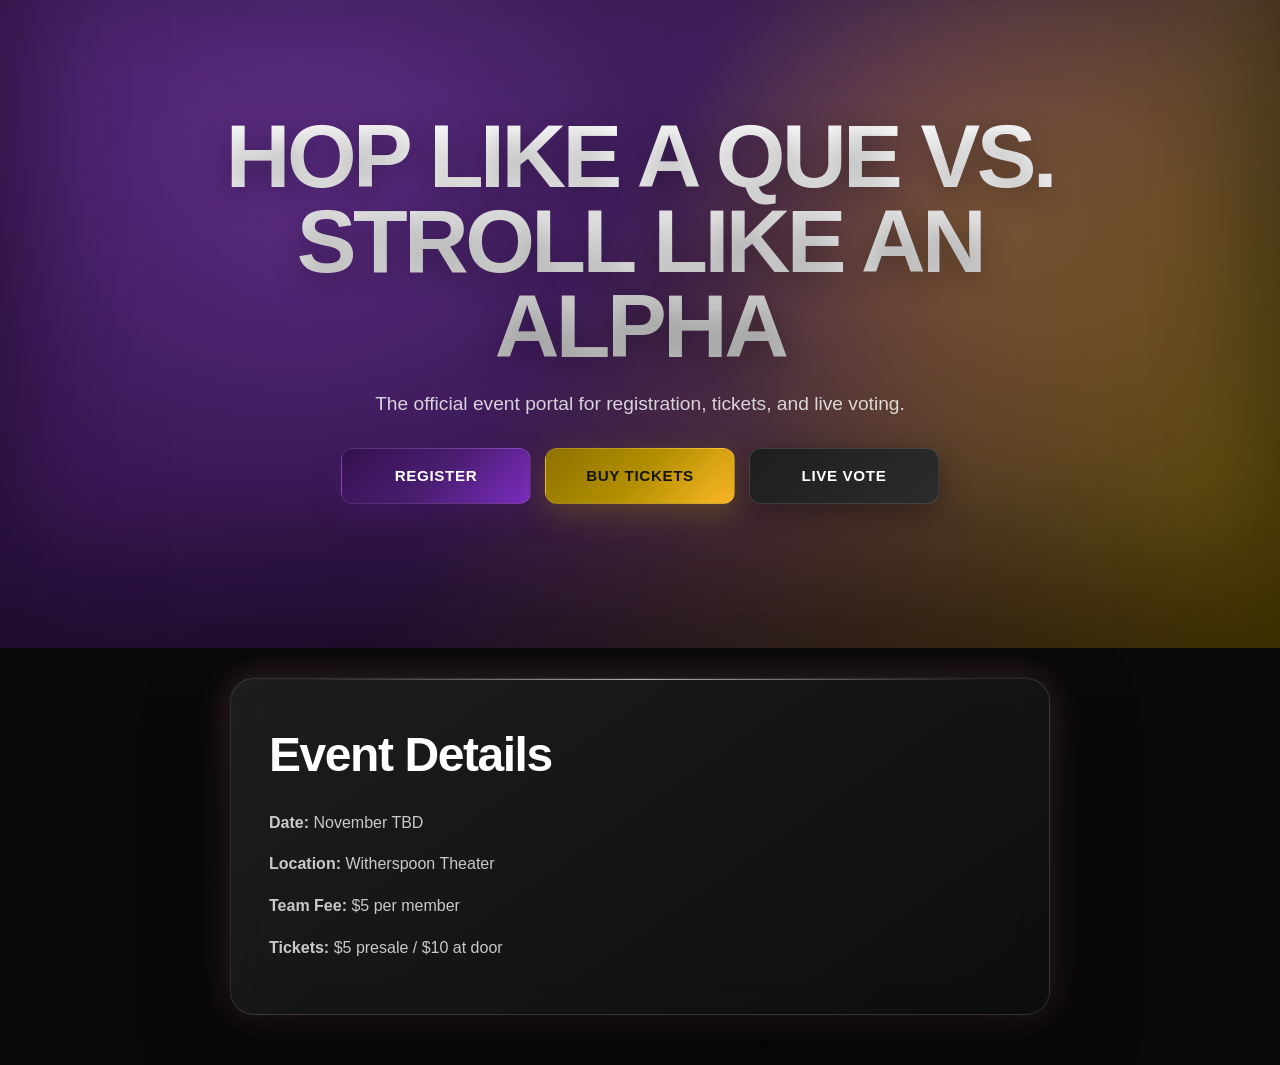
<file: index.html>
<!DOCTYPE html>
<html lang="en">
<head>
  <meta charset="UTF-8" />
  <meta name="viewport" content="width=device-width, initial-scale=1.0" />
  <meta name="description" content="Official portal for Hop Like a Que vs. Stroll Like an Alpha event registration, tickets, and live voting." />
  <title>Hop vs Stroll Portal</title>
  <link rel="stylesheet" href="style.css" />
</head>

<body>
  <header class="hero">
    <h1>Hop Like a Que vs. Stroll Like an Alpha</h1>

    <p>
      The official event portal for registration, tickets, and live voting.
    </p>

    <div class="buttons">
      <a class="register-btn" href="register.html">
        <span>Register</span>
      </a>

      <a class="ticket-btn" href="tickets.html">
        <span>Buy Tickets</span>
      </a>

      <a class="vote-btn" href="vote.html">
        <span>Live Vote</span>
      </a>
    </div>
  </header>

  <main>
    <section class="card">
      <h2 class="section-title">Event Details</h2>

      <p>
        <strong>Date:</strong> November TBD
      </p>

      <p>
        <strong>Location:</strong> Witherspoon Theater
      </p>

      <p>
        <strong>Team Fee:</strong> $5 per member
      </p>

      <p>
        <strong>Tickets:</strong> $5 presale / $10 at door
      </p>
    </section>
  </main>
</body>
</html>
</file>
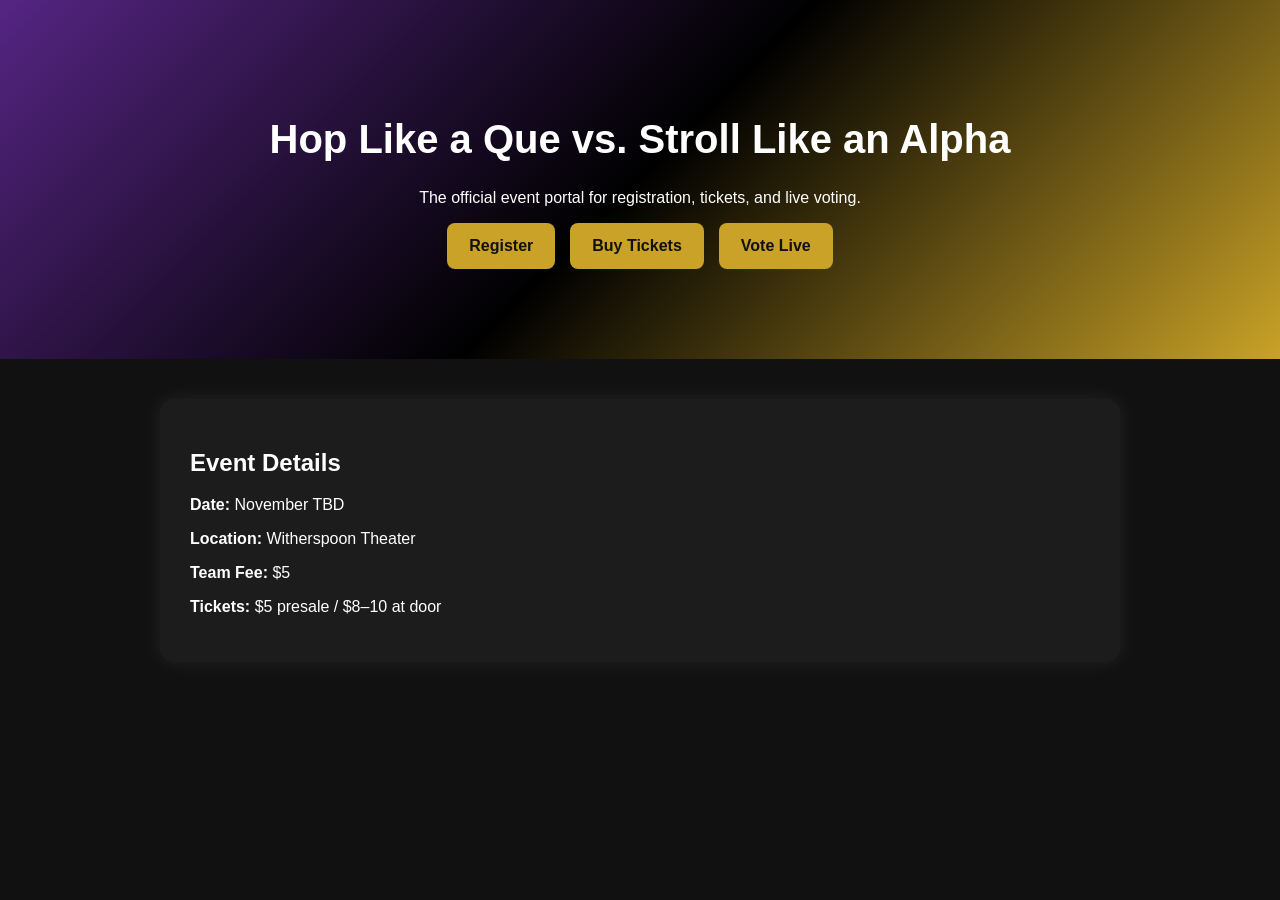
<file: hop-vs-stroll-portal/index.html>
<!DOCTYPE html>
<html lang="en">
<head>
  <meta charset="UTF-8" />
  <meta name="viewport" content="width=device-width, initial-scale=1.0" />
  <title>Hop vs Stroll Portal</title>
  <link rel="stylesheet" href="style.css" />
</head>
<body>
  <header class="hero">
    <h1>Hop Like a Que vs. Stroll Like an Alpha</h1>
    <p>The official event portal for registration, tickets, and live voting.</p>
    <div class="buttons">
      <a href="register.html"><span>Register</span></a>
      <a href="tickets.html"><span>Buy Tickets</span></a>
      <a href="vote.html"><span>Vote Live</span></a>
    </div>
  </header>

  <section class="card">
    <h2>Event Details</h2>
    <p><strong>Date:</strong> November TBD</p>
    <p><strong>Location:</strong> Witherspoon Theater</p>
    <p><strong>Team Fee:</strong> $5</p>
    <p><strong>Tickets:</strong> $5 presale / $8–10 at door</p>
  </section>
</body>
</html>
</file>
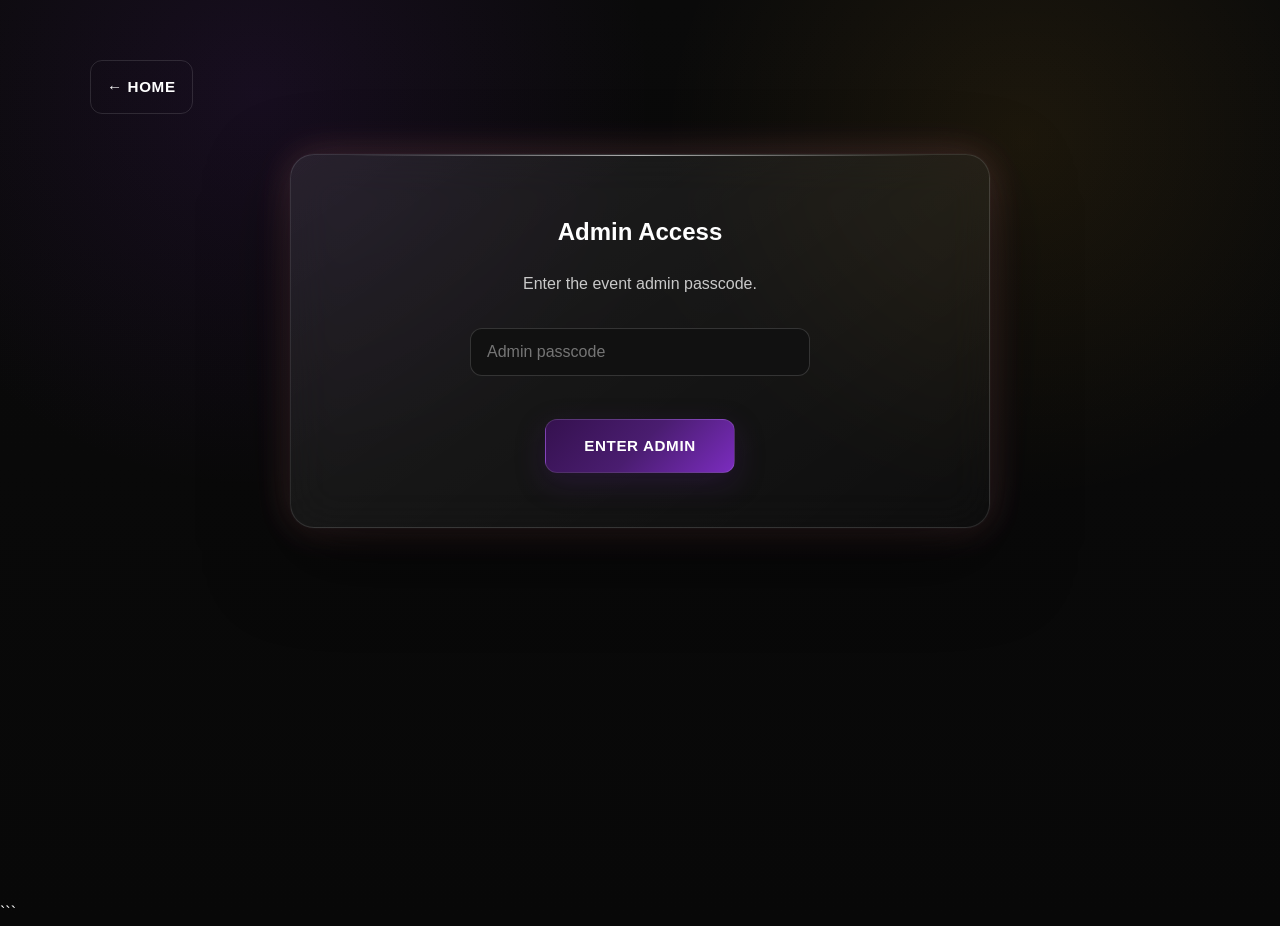
<file: admin.html>
<!DOCTYPE html>
<html lang="en">
<head>
  <meta charset="UTF-8" />
  <meta name="viewport" content="width=device-width, initial-scale=1.0" />
  <title>Admin Controls | Hop vs Stroll</title>
  <link rel="stylesheet" href="style.css" />

  <style>
    .admin-page {
      min-height: 100vh;
      padding: 40px 20px;
    }

    .admin-card {
      width: min(92%, 700px);
      margin: 40px auto;
    }

    .admin-status {
      display: grid;
      gap: 20px;
      margin-top: 30px;
    }

    .control-panel {
      padding: 22px;
      background: rgba(255, 255, 255, 0.04);
      border: 1px solid rgba(255, 255, 255, 0.1);
      border-radius: 16px;
    }

    .status-line {
      display: flex;
      justify-content: space-between;
      align-items: center;
      gap: 15px;
      margin-bottom: 18px;
    }

    .status {
      font-weight: 900;
      letter-spacing: 0.05em;
    }

    .status.open {
      color: #70e69b;
    }

    .status.closed {
      color: #ff6b6b;
    }

    .admin-buttons {
      display: flex;
      flex-wrap: wrap;
      gap: 12px;
    }

    .admin-buttons button {
      width: auto;
      min-width: 160px;
    }

    .danger-btn {
      background: linear-gradient(135deg, #6d1212, #a51d1d);
    }

    .success-btn {
      background: linear-gradient(135deg, #174d2c, #218c4d);
    }

    #loginScreen {
      text-align: center;
    }

    #adminControls {
      display: none;
    }

    .password-input {
      width: 100%;
      max-width: 340px;
      padding: 14px 16px;
      margin: 15px 0;

      border-radius: 12px;
      border: 1px solid rgba(255, 255, 255, 0.15);

      background: #111;
      color: #fff;

      font-size: 1rem;
    }

    .password-input:focus {
      outline: 2px solid var(--alpha-gold-bright);
      outline-offset: 2px;
    }

    #loginMessage,
    #adminMessage {
      margin-top: 16px;
      color: var(--text-secondary);
    }
  </style>
</head>

<body>

  <div class="admin-page">

    <nav>
      <a href="index.html">
        <span>← Home</span>
      </a>
    </nav>

    <main class="card admin-card">

      <!-- PASSCODE SCREEN -->
      <section id="loginScreen">

        <h1>Admin Access</h1>

        <p>
          Enter the event admin passcode.
        </p>

        <input
          id="passwordInput"
          class="password-input"
          type="password"
          placeholder="Admin passcode"
          autocomplete="off"
        />

        <div class="buttons">
          <button
            class="register-btn"
            onclick="checkPassword()"
          >
            <span>Enter Admin</span>
          </button>
        </div>

        <p id="loginMessage"></p>

      </section>


      <!-- ADMIN CONTROLS -->
      <section id="adminControls">

        <h1>Event Controls</h1>

        <p>
          Control live voting and ticket availability.
        </p>


        <div class="admin-status">

          <!-- VOTING -->
          <div class="control-panel">

            <div class="status-line">
              <div>
                <strong>Audience Voting</strong>
              </div>

              <span
                id="votingStatus"
                class="status"
              >
                CHECKING...
              </span>
            </div>

            <div class="admin-buttons">

              <button
                class="danger-btn"
                onclick="setVoting(false)"
              >
                <span>Lock Voting</span>
              </button>

              <button
                class="success-btn"
                onclick="setVoting(true)"
              >
                <span>Unlock Voting</span>
              </button>
             <button class="danger-btn" onclick="resetLiveVotes()">
          <span>Reset Live Votes</span>
          </button>
            </div>

          </div>


          <!-- TICKETS -->
          <div class="control-panel">

            <div class="status-line">
              <div>
                <strong>Ticket Sales</strong>
              </div>

              <span
                id="ticketStatus"
                class="status"
              >
                CHECKING...
              </span>
            </div>

            <div class="admin-buttons">

              <button
                class="danger-btn"
                onclick="setTickets(false)"
              >
                <span>Lock Tickets</span>
              </button>

              <button
                class="success-btn"
                onclick="setTickets(true)"
              >
                <span>Unlock Tickets</span>
              </button>

            </div>

          </div>

        </div>

        <p id="adminMessage"></p>

      </section>

    </main>

  </div>


  <script>

    /*
     * Change this to whatever passcode
     * you want to use.
     */
    const ADMIN_PASSWORD = "AlphaQue2026";


    /*
     * We will replace this with your
     * Google Apps Script URL.
     */
    const CONTROL_API_URL =
      "https://script.google.com/macros/s/AKfycbyYicE7emly5EnrJzWaYIEL2A--CyO3lnQBX6h3Ax4s52wzLYTvyHmy8dr-Kr59sAAZ/exec";


    function checkPassword() {

      const enteredPassword =
        document
          .getElementById("passwordInput")
          .value;

      const loginMessage =
        document.getElementById(
          "loginMessage"
        );


      if (
        enteredPassword ===
        ADMIN_PASSWORD
      ) {

        document.getElementById(
          "loginScreen"
        ).style.display =
          "none";


        document.getElementById(
          "adminControls"
        ).style.display =
          "block";


        loadStatus();

      } else {

        loginMessage.textContent =
          "Incorrect passcode.";

      }

    }


    /*
     * Allow Enter key to submit password.
     */

    document
      .getElementById("passwordInput")
      .addEventListener(
        "keydown",
        function(event) {

          if (
            event.key === "Enter"
          ) {
            checkPassword();
          }

        }
      );


    /*
     * LOAD CURRENT EVENT STATUS
     */

    async function loadStatus() {

      try {

        const response =
          await fetch(
            CONTROL_API_URL +
            "?action=status&t=" +
            Date.now()
          );


        const data =
          await response.json();


        updateStatusDisplay(
          data.votingOpen,
          data.ticketsOpen
        );


      } catch (error) {

        console.error(error);

        document.getElementById(
          "adminMessage"
        ).textContent =
          "Unable to connect to event controls.";

      }

    }


    /*
     * LOCK / UNLOCK VOTING
     */

    async function setVoting(isOpen) {

      setMessage(
        isOpen
          ? "Opening voting..."
          : "Locking voting..."
      );


      try {

        const response =
          await fetch(
            CONTROL_API_URL +
            "?action=setVoting" +
            "&open=" +
            isOpen +
            "&t=" +
            Date.now()
          );


        const data =
          await response.json();


        updateStatusDisplay(
          data.votingOpen,
          data.ticketsOpen
        );


        setMessage(
          isOpen
            ? "Voting is now OPEN."
            : "Voting is now LOCKED."
        );


      } catch (error) {

        console.error(error);

        setMessage(
          "Unable to update voting."
        );

      }

    }


    /*
     * LOCK / UNLOCK TICKETS
     */

    async function setTickets(isOpen) {

      setMessage(
        isOpen
          ? "Opening ticket sales..."
          : "Locking ticket sales..."
      );


      try {

        const response =
          await fetch(
            CONTROL_API_URL +
            "?action=setTickets" +
            "&open=" +
            isOpen +
            "&t=" +
            Date.now()
          );


        const data =
          await response.json();


        updateStatusDisplay(
          data.votingOpen,
          data.ticketsOpen
        );


        setMessage(
          isOpen
            ? "Ticket sales are now OPEN."
            : "Ticket sales are now LOCKED."
        );


      } catch (error) {

        console.error(error);

        setMessage(
          "Unable to update ticket sales."
        );

      }

    }


    /*
     * UPDATE SCREEN
     */

    function updateStatusDisplay(
      votingOpen,
      ticketsOpen
    ) {

      const votingStatus =
        document.getElementById(
          "votingStatus"
        );

      const ticketStatus =
        document.getElementById(
          "ticketStatus"
        );


      votingStatus.textContent =
        votingOpen
          ? "OPEN"
          : "LOCKED";


      votingStatus.className =
        votingOpen
          ? "status open"
          : "status closed";


      ticketStatus.textContent =
        ticketsOpen
          ? "OPEN"
          : "LOCKED";


      ticketStatus.className =
        ticketsOpen
          ? "status open"
          : "status closed";

    }


    function setMessage(message) {

      document.getElementById(
        "adminMessage"
      ).textContent =
        message;

    }
    async function resetLiveVotes() {

  const confirmed =
    confirm(
      "Reset the live scoreboard to 0–0?\n\n" +
      "Google Form responses will NOT be deleted."
    );

  if (!confirmed) {
    return;
  }

  try {

    setMessage(
      "Resetting live scoreboard..."
    );

    const response =
      await fetch(
        CONTROL_API_URL +
        "?action=resetVotes&t=" +
        Date.now(),
        {
          cache: "no-store"
        }
      );

    const data =
      await response.json();

    if (!data.success) {
      throw new Error(
        data.error ||
        "Reset failed."
      );
    }

    setMessage(
      "Live scoreboard reset to 0–0."
    );

  }

  catch (error) {

    console.error(
      "Reset error:",
      error
    );

    setMessage(
      "Unable to reset live scoreboard."
    );

  }
}

  </script>

</body>
</html>
```
</file>
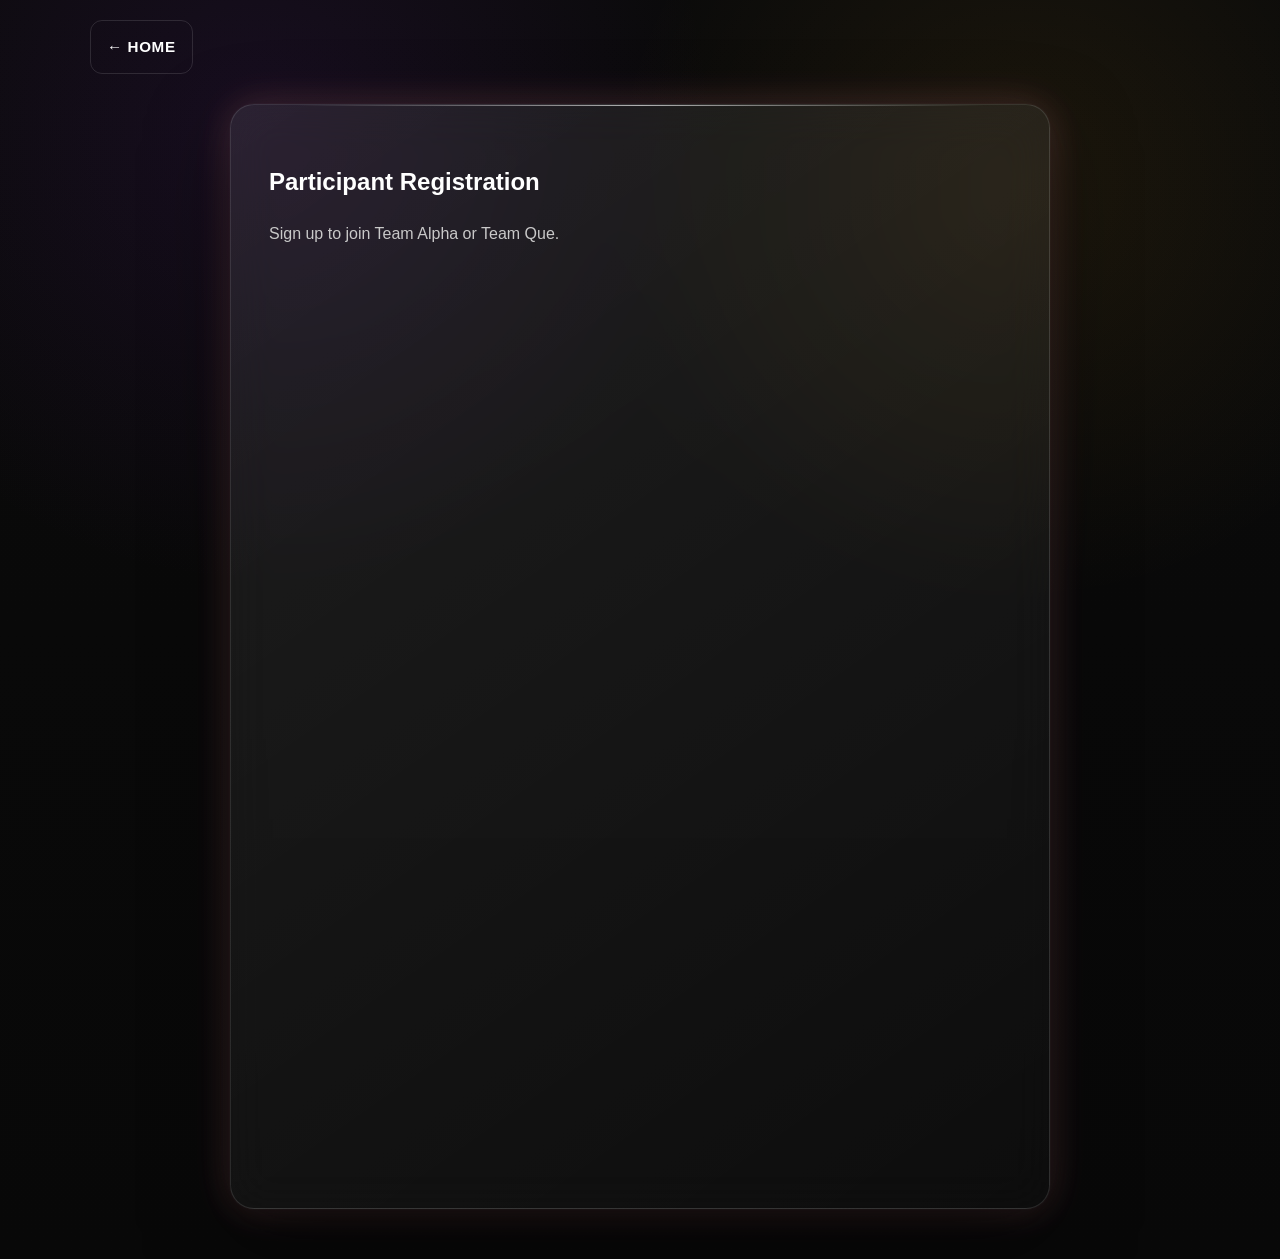
<file: register.html>
<!DOCTYPE html>
<html lang="en">
<head>
  <meta charset="UTF-8" />
  <meta name="viewport" content="width=device-width, initial-scale=1.0" />
  <title>Register</title>
  <link rel="stylesheet" href="style.css" />
</head>
<body>
  <nav><a href="index.html">← Home</a></nav>

  <section class="card">
    <h1>Participant Registration</h1>
    <p>Sign up to join Team Alpha or Team Que.</p>

    <!-- Replace the src below with your Google Form embed link -->
    <iframe 
      src="https://docs.google.com/forms/d/e/1FAIpQLSeeQwHpsOilSOjicttG-Y8d47VEpUq-b_qxu4AnBXoUE-U1bw/viewform?embedded=true"
      width="100%" 
      height="900" 
      frameborder="0">
      Loading…
    </iframe>
  </section>
</body>
</html>
</file>
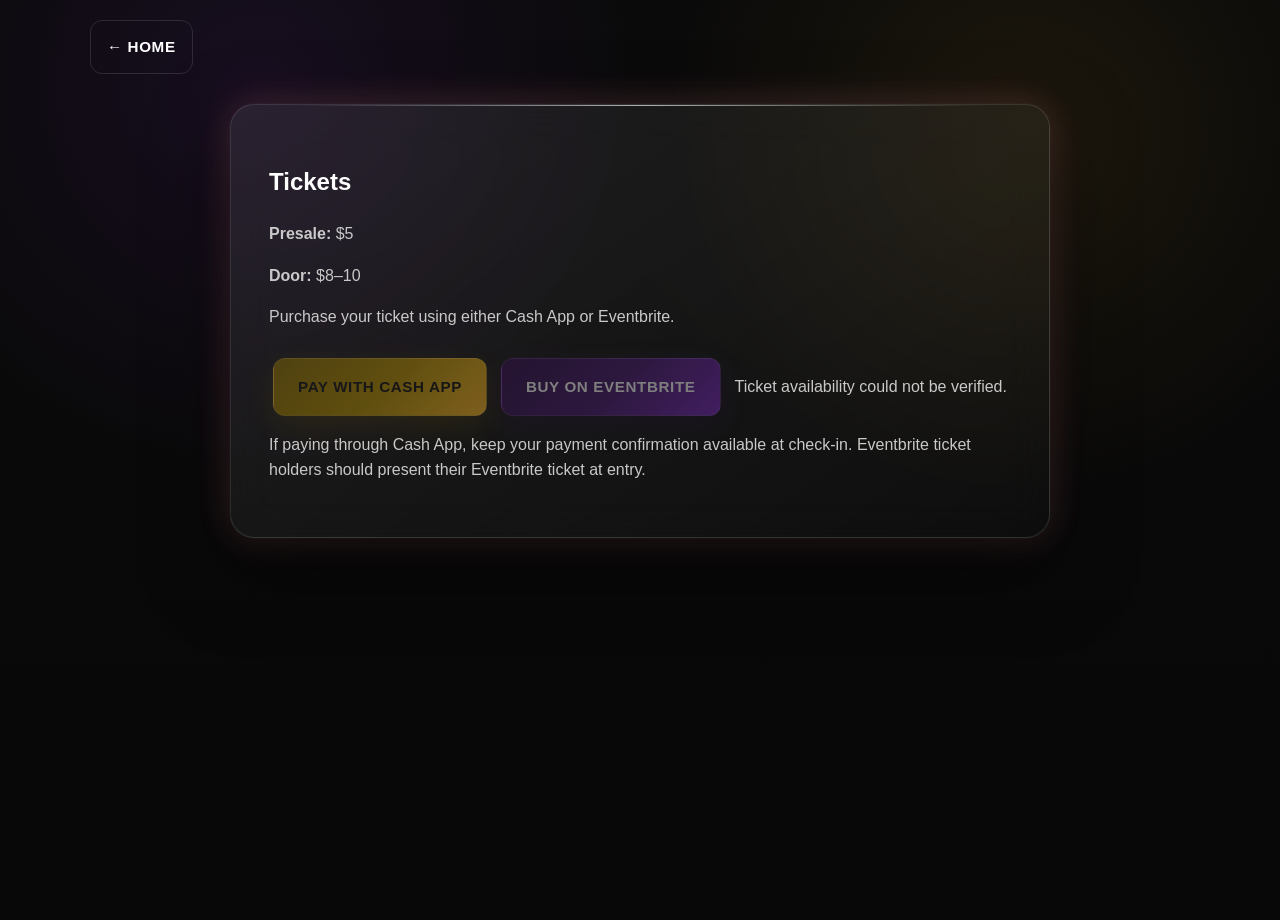
<file: tickets.html>
<!DOCTYPE html>
<html lang="en">
<head>
  <meta charset="UTF-8" />
  <meta name="viewport" content="width=device-width, initial-scale=1.0" />
  <meta
    name="description"
    content="Purchase tickets for Hop Like a Que vs. Stroll Like an Alpha."
  />
  <title>Tickets | Hop vs Stroll</title>
  <link rel="stylesheet" href="style.css" />
</head>

<body>
  <nav>
    <a href="index.html">← Home</a>
  </nav>

  <main>
    <section class="card">
      <h1>Tickets</h1>

      <p><strong>Presale:</strong> $5</p>
      <p><strong>Door:</strong> $8–10</p>

      <p>
        Purchase your ticket using either Cash App or Eventbrite.
      </p>

      <div class="buttons">
        <a
          id= "cashAppButton"
          class="ticket-btn"
          href="https://cash.app/$reallydidthis"
          target="_blank"
          rel="noopener noreferrer"
        >
          <span>Pay with Cash App</span>
        </a>

        <a
          id= "eventbriteButton"
          class="register-btn"
          href="YOUR_EVENTBRITE_LINK"
          target="_blank"
          rel="noopener noreferrer"
        >
          <span>Buy on Eventbrite</span>
          
          
        </a>
         <p id="ticketStatusMessage"> 
            Checking ticket availability...
          </p>
      </div>

      <p class="note">
        If paying through Cash App, keep your payment confirmation available at check-in.
        Eventbrite ticket holders should present their Eventbrite ticket at entry.
      </p>
    </section>
  </main>
<script>
const CONTROL_API_URL = "https://script.google.com/macros/s/AKfycbyYicE7emly5EnrJzWaYIEL2A--CyO3lnQBX6h3Ax4s52wzLYTvyHmy8dr-Kr59sAAZ/exec";

const cashAppButton = document.getElementById("cashAppButton");
const eventbriteButton = document.getElementById("eventbriteButton");
const statusMessage = document.getElementById("ticketStatusMessage");

// Default to LOCKED until backend confirms otherwise.
let ticketsAreOpen = false;

cashAppButton.style.pointerEvents = "none";
eventbriteButton.style.pointerEvents = "none";

cashAppButton.style.opacity = "0.45";
eventbriteButton.style.opacity = "0.45";

cashAppButton.style.cursor = "not-allowed";
eventbriteButton.style.cursor = "not-allowed";

statusMessage.textContent = "Checking ticket availability...";


async function checkTicketStatus() {
  try {
    const response = await fetch(
      CONTROL_API_URL +
      "?action=status&t=" +
      Date.now(),
      {
        cache: "no-store"
      }
    );

    if (!response.ok) {
      throw new Error("Unable to retrieve ticket status.");
    }

    const data = await response.json();

    ticketsAreOpen = data.ticketsOpen === true;

    if (ticketsAreOpen) {
      cashAppButton.style.pointerEvents = "auto";
      eventbriteButton.style.pointerEvents = "auto";

      cashAppButton.style.opacity = "1";
      eventbriteButton.style.opacity = "1";

      cashAppButton.style.cursor = "pointer";
      eventbriteButton.style.cursor = "pointer";

      statusMessage.textContent = "Ticket sales are open.";
    } else {
      cashAppButton.style.pointerEvents = "none";
      eventbriteButton.style.pointerEvents = "none";

      cashAppButton.style.opacity = "0.45";
      eventbriteButton.style.opacity = "0.45";

      cashAppButton.style.cursor = "not-allowed";
      eventbriteButton.style.cursor = "not-allowed";

      statusMessage.textContent =
        "Ticket sales are currently closed.";
    }

  } catch (error) {
    console.error("Ticket status error:", error);

    // Fail CLOSED.
    ticketsAreOpen = false;

    cashAppButton.style.pointerEvents = "none";
    eventbriteButton.style.pointerEvents = "none";

    cashAppButton.style.opacity = "0.45";
    eventbriteButton.style.opacity = "0.45";

    cashAppButton.style.cursor = "not-allowed";
    eventbriteButton.style.cursor = "not-allowed";

    statusMessage.textContent =
      "Ticket availability could not be verified.";
  }
}

checkTicketStatus();

setInterval(checkTicketStatus, 5000);
</script>


 
</body>
</html>
</file>
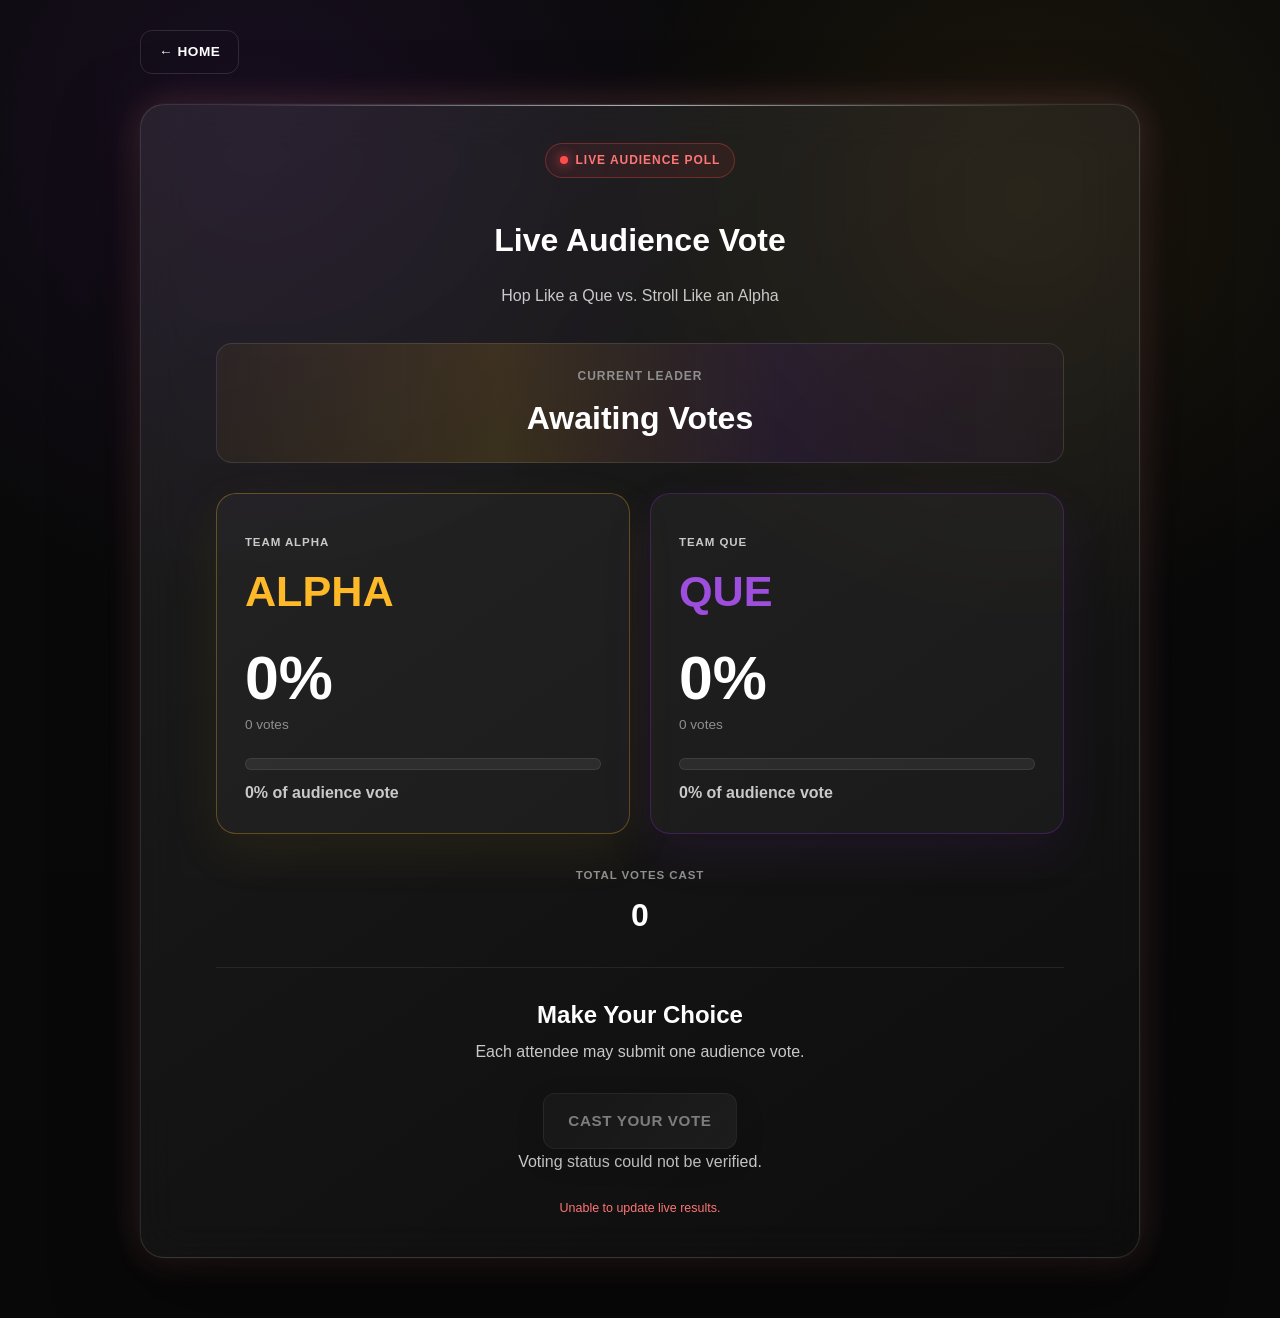
<file: vote.html>
<!DOCTYPE html>
<html lang="en">
<head>
  <meta charset="UTF-8" />
  <meta name="viewport" content="width=device-width, initial-scale=1.0" />

  <meta
    name="description"
    content="Live audience voting for Hop Like a Que vs. Stroll Like an Alpha."
  />

  <title>Live Voting | Hop vs Stroll</title>

  <link rel="stylesheet" href="style.css" />

  <style>
    /* =========================
       Vote Page Only
    ========================= */

    .vote-page {
      min-height: 100vh;
      padding: 30px 20px 60px;
    }

    .vote-nav {
      width: min(92%, 1000px);
      margin: 0 auto 30px;
    }

    .vote-nav a {
      width: auto;
      min-width: 0;
      min-height: auto;
      padding: 10px 18px;
      font-size: 0.85rem;
    }

    .live-card {
      width: min(92%, 1000px);
      margin: 0 auto;
    }

    .live-header {
      text-align: center;
      margin-bottom: 35px;
    }

    .live-badge {
      display: inline-flex;
      align-items: center;
      gap: 8px;

      padding: 7px 14px;
      margin-bottom: 16px;

      border: 1px solid rgba(255, 80, 80, 0.3);
      border-radius: 999px;

      color: #ff7676;
      background: rgba(255, 70, 70, 0.08);

      font-size: 0.75rem;
      font-weight: 800;
      text-transform: uppercase;
      letter-spacing: 0.08em;
    }

    .live-dot {
      width: 8px;
      height: 8px;
      border-radius: 50%;
      background: #ff4d4d;
      box-shadow: 0 0 12px #ff4d4d;

      animation: livePulse 1.5s infinite;
    }

    @keyframes livePulse {
      0%,
      100% {
        opacity: 0.5;
      }

      50% {
        opacity: 1;
      }
    }

    .live-title {
      margin-bottom: 10px;
    }

    .leader-banner {
      margin-bottom: 30px;
      padding: 18px 20px;

      text-align: center;

      background:
        linear-gradient(
          90deg,
          rgba(253, 185, 39, 0.05),
          rgba(253, 185, 39, 0.14),
          rgba(123, 44, 191, 0.12),
          rgba(123, 44, 191, 0.05)
        );

      border: 1px solid rgba(255, 255, 255, 0.1);
      border-radius: 16px;
    }

    .leader-label {
      color: var(--text-muted);
      font-size: 0.75rem;
      font-weight: 800;
      text-transform: uppercase;
      letter-spacing: 0.08em;
    }

    #leaderName {
      display: block;
      margin-top: 5px;

      color: #fff;
      font-size: clamp(1.4rem, 4vw, 2rem);
      font-weight: 900;
    }

    .matchup {
      display: grid;
      grid-template-columns: 1fr 1fr;
      gap: 20px;
      margin-bottom: 32px;
    }

    .team-card {
      position: relative;
      overflow: hidden;
      padding: 28px;

      background: rgba(255, 255, 255, 0.035);
      border-radius: 20px;
    }

    .alpha-card {
      border: 1px solid rgba(253, 185, 39, 0.3);
      box-shadow: 0 18px 50px rgba(179, 143, 0, 0.09);
    }

    .que-card {
      border: 1px solid rgba(123, 44, 191, 0.35);
      box-shadow: 0 18px 50px rgba(123, 44, 191, 0.1);
    }

    .team-label {
      margin-bottom: 5px;

      color: var(--text-muted);
      font-size: 0.72rem;
      font-weight: 800;
      text-transform: uppercase;
      letter-spacing: 0.08em;
    }

    .team-name {
      margin: 0;
      font-size: clamp(1.7rem, 5vw, 2.7rem);
      font-weight: 900;
    }

    .alpha-card .team-name {
      color: var(--alpha-gold-bright);
    }

    .que-card .team-name {
      color: var(--que-purple-soft);
    }

    .vote-number {
      margin-top: 22px;

      color: #fff;
      font-size: clamp(2.2rem, 6vw, 3.8rem);
      font-weight: 900;
      line-height: 1;
    }

    .vote-count-label {
      margin-top: 5px;
      color: var(--text-muted);
      font-size: 0.85rem;
    }

    .vote-progress {
      height: 12px;
      margin-top: 22px;

      overflow: hidden;

      background: rgba(255, 255, 255, 0.07);
      border: 1px solid rgba(255, 255, 255, 0.08);
      border-radius: 999px;
    }

    .vote-progress-fill {
      height: 100%;
      width: 0;

      border-radius: inherit;

      transition: width 0.7s ease;
    }

    #alphaBar {
      background:
        linear-gradient(
          90deg,
          var(--alpha-gold),
          var(--alpha-gold-bright)
        );

      box-shadow: 0 0 18px rgba(253, 185, 39, 0.4);
    }

    #queBar {
      background:
        linear-gradient(
          90deg,
          var(--que-purple),
          var(--que-purple-bright)
        );

      box-shadow: 0 0 18px rgba(123, 44, 191, 0.45);
    }

    .percent {
      margin-top: 10px;
      color: var(--text-secondary);
      font-weight: 800;
    }

    .total-box {
      margin-bottom: 26px;
      text-align: center;
    }

    .total-box span {
      display: block;
    }

    #totalVotes {
      color: #fff;
      font-size: 2rem;
      font-weight: 900;
    }

    .vote-actions {
      padding-top: 28px;
      border-top: 1px solid rgba(255, 255, 255, 0.08);
      text-align: center;
    }

    .vote-actions h2 {
      margin-bottom: 5px;
    }

    .vote-actions p {
      margin-top: 0;
    }

    .sync-status {
      margin-top: 24px;
      text-align: center;

      color: var(--text-muted);
      font-size: 0.78rem;
    }

    .sync-success {
      color: #79d89a;
    }

    .sync-error {
      color: #ff7676;
    }

    @media (max-width: 700px) {
      .matchup {
        grid-template-columns: 1fr;
      }

      .team-card {
        padding: 22px;
      }
    }
  </style>
</head>

<body>
  <div class="vote-page">

    <nav class="vote-nav">
      <a href="index.html">
        <span>← Home</span>
      </a>
    </nav>

    <main class="card live-card">

      <header class="live-header">
        <div class="live-badge">
          <span class="live-dot"></span>
          Live Audience Poll
        </div>

        <h1 class="live-title">Live Audience Vote</h1>

        <p>
          Hop Like a Que vs. Stroll Like an Alpha
        </p>
      </header>

      <!-- Current Leader -->
      <section class="leader-banner">
        <span class="leader-label">
          Current Leader
        </span>

        <span id="leaderName">
          Awaiting Votes
        </span>
      </section>

      <!-- Alpha vs Que -->
      <section class="matchup">

        <!-- TEAM ALPHA -->
        <article class="team-card alpha-card">
          <p class="team-label">
            Team Alpha
          </p>

          <h2 class="team-name">
            ALPHA
          </h2>

          <div
            id="alphaPercent"
            class="vote-number"
          >
            0%
          </div>

          <div
            id="alphaVotes"
            class="vote-count-label"
          >
            0 votes
          </div>

          <div class="vote-progress">
            <div
              id="alphaBar"
              class="vote-progress-fill"
            ></div>
          </div>

          <div
            id="alphaPercentSmall"
            class="percent"
          >
            0% of audience vote
          </div>
        </article>

        <!-- TEAM QUE -->
        <article class="team-card que-card">
          <p class="team-label">
            Team Que
          </p>

          <h2 class="team-name">
            QUE
          </h2>

          <div
            id="quePercent"
            class="vote-number"
          >
            0%
          </div>

          <div
            id="queVotes"
            class="vote-count-label"
          >
            0 votes
          </div>

          <div class="vote-progress">
            <div
              id="queBar"
              class="vote-progress-fill"
            ></div>
          </div>

          <div
            id="quePercentSmall"
            class="percent"
          >
            0% of audience vote
          </div>
        </article>

      </section>

      <!-- Total Votes -->
      <div class="total-box">
        <span class="team-label">
          Total Votes Cast
        </span>

        <span id="totalVotes">
          0
        </span>
      </div>

      <!-- Voting Button -->
      <section class="vote-actions">
        <h2>Make Your Choice</h2>

        <p>
          Each attendee may submit one audience vote.
        </p>

        <div class="buttons">
          <a
            id="voteFormButton"
            class="vote-btn"
            href="https://docs.google.com/forms/d/e/1FAIpQLScvsb7iB5FXVQvkDh56_fH8FuhEyNjdRN-wXIeRhZ5Lv7RxQA/viewform"
            target="_blank"
            rel="noopener noreferrer"
          >
            <span>Cast Your Vote</span>
          </a>
        </div>
         <p id="votingStatusMessage">
            Checking voting status...
          </p>
      </section>

      <!-- Sync Status -->
      <div
        id="syncStatus"
        class="sync-status"
        aria-live="polite" >
        
        </div>
    </main>
  </div>

<script>
  /*
   * =====================================================
   * CONFIGURATION
   * =====================================================
   */

  const GOOGLE_FORM_URL =
    "https://docs.google.com/forms/d/e/1FAIpQLScvsb7iB5FXVQvkDh56_fH8FuhEyNjdRN-wXIeRhZ5Lv7RxQA/viewform";

  const LIVE_RESULTS_CSV_URL =
    "https://docs.google.com/spreadsheets/d/e/2PACX-1vQvtLMFuC0d_pKxrjxWxbXTQjx-I7uJWWG_6yqPwiipU1I8cnXEio8-CW6p4FQWJStXRb6XS3gs3Bw5/pub?gid=313513835&single=true&output=csv";

  const CONTROL_API_URL =
    "https://script.google.com/macros/s/AKfycbyYicE7emly5EnrJzWaYIEL2A--CyO3lnQBX6h3Ax4s52wzLYTvyHmy8dr-Kr59sAAZ/exec";

  const RESULTS_REFRESH_INTERVAL = 5000;
  const STATUS_REFRESH_INTERVAL = 5000;


  /*
   * =====================================================
   * DOM ELEMENTS
   * =====================================================
   *
   * Define these once.
   */

  const voteButton =
    document.getElementById("voteFormButton");

  const votingStatusMessage =
    document.getElementById("votingStatusMessage");

  const syncStatus =
    document.getElementById("syncStatus");


/*
 * =====================================================
 * VOTING LOCK / STATUS
 * =====================================================
 *
 * Voting starts LOCKED.
 * It only becomes available after the backend
 * explicitly confirms votingOpen === true.
 */

let votingIsOpen = false;

let resultsRequestNumber = 0;
let latestRenderedRequest = 0;
let highestTotalVotesSeen = 0;

let alphaVoteBaseline = 0;
let queVoteBaseline = 0;
let resetVersion = 0;

/*
 * LOCK IMMEDIATELY ON PAGE LOAD
 */

voteButton.style.pointerEvents = "none";
voteButton.style.opacity = "0.45";
voteButton.style.cursor = "not-allowed";

voteButton.setAttribute(
  "aria-disabled",
  "true"
);

votingStatusMessage.textContent =
  "Checking voting status...";


/*
 * =====================================================
 * CHECK VOTING STATUS
 * =====================================================
 */

async function checkVotingStatus() {

  try {

    const response =
      await fetch(
        CONTROL_API_URL +
        "?action=status&t=" +
        Date.now(),
        {
          cache: "no-store"
        }
      );


    if (!response.ok) {

      throw new Error(
        "Unable to retrieve voting status."
      );

    }


    const data =
      await response.json();

    const newResetVersion =
  Number(data.resetVersion) || 0;

if (newResetVersion !== resetVersion) {
  resetVersion = newResetVersion;

  highestTotalVotesSeen = 0;
}

alphaVoteBaseline =
  Number(data.alphaVoteBaseline) || 0;

queVoteBaseline =
  Number(data.queVoteBaseline) || 0;

    votingIsOpen =
      data.votingOpen === true;


    /*
     * VOTING OPEN
     */

    if (votingIsOpen) {

      voteButton.style.pointerEvents =
        "auto";

      voteButton.style.opacity =
        "1";

      voteButton.style.cursor =
        "pointer";

      voteButton.setAttribute(
        "aria-disabled",
        "false"
      );

      votingStatusMessage.textContent =
        "Voting is open.";

    }


    /*
     * VOTING CLOSED
     */

    else {

      voteButton.style.pointerEvents =
        "none";

      voteButton.style.opacity =
        "0.45";

      voteButton.style.cursor =
        "not-allowed";

      voteButton.setAttribute(
        "aria-disabled",
        "true"
      );

      votingStatusMessage.textContent =
        "Voting is currently closed.";

    }

  }

  catch (error) {

    console.error(
      "Voting status error:",
      error
    );


    /*
     * FAIL CLOSED
     */

    votingIsOpen = false;

    voteButton.style.pointerEvents =
      "none";

    voteButton.style.opacity =
      "0.45";

    voteButton.style.cursor =
      "not-allowed";

    voteButton.setAttribute(
      "aria-disabled",
      "true"
    );

    votingStatusMessage.textContent =
      "Voting status could not be verified.";

  }

}

  /*
   * =====================================================
   * FETCH LIVE RESULTS
   * =====================================================
   */

 async function loadLiveResults() {

  const requestNumber =
    ++resultsRequestNumber;

  if (
    LIVE_RESULTS_CSV_URL.includes(
      "YOUR_PUBLISHED"
    )
  ) {
    syncStatus.textContent =
      "Live results are not connected yet.";

    syncStatus.className =
      "sync-status sync-error";

    return;
  }

  try {

    syncStatus.textContent =
      "Updating live results...";

    syncStatus.className =
      "sync-status";

    const separator =
      LIVE_RESULTS_CSV_URL.includes("?")
        ? "&"
        : "?";

    const url =
      LIVE_RESULTS_CSV_URL +
      separator +
      "t=" +
      Date.now();

    const response =
      await fetch(
        url,
        {
          cache: "no-store"
        }
      );

    if (!response.ok) {
      throw new Error(
        "Unable to load voting data."
      );
    }

    const csv =
      await response.text();

    /*
     * Ignore a response if a newer
     * request has already finished.
     */
    if (
      requestNumber <
      latestRenderedRequest
    ) {
      return;
    }

    latestRenderedRequest =
      requestNumber;

    updateResults(csv);

    syncStatus.textContent =
      "Live results updated";

    syncStatus.className =
      "sync-status sync-success";

  }

  catch (error) {

    console.error(
      "Live vote error:",
      error
    );

    syncStatus.textContent =
      "Unable to update live results.";

    syncStatus.className =
      "sync-status sync-error";

  }
}


  /*
   * =====================================================
   * PARSE LIVE RESULTS
   * =====================================================
   *
   * Expected CSV:
   *
   * Team,Votes
   * Team Alpha,15
   * Team Que,12
   */

  function updateResults(csvText) {

    const lines =
      csvText
        .trim()
        .split(/\r?\n/);


    if (lines.length < 3) {

      throw new Error(
        "Unexpected leaderboard format."
      );

    }


    let alphaVotes = 0;
    let queVotes = 0;


    for (
      let i = 1;
      i < lines.length;
      i++
    ) {

      const cells =
        parseCSVRow(lines[i]);


      if (cells.length < 2) {
        continue;
      }


      const team =
        cells[0]
          .trim()
          .toLowerCase();


      const votes =
        Number(cells[1]) || 0;


      if (
        team.includes("apes")
      ) {
        alphaVotes = votes;
      }


      if (
        team.includes("bruhz")
      ) {
        queVotes = votes;
      }

    }


    const displayedAlphaVotes =
  Math.max(
    0,
    alphaVotes - alphaVoteBaseline
  );

const displayedQueVotes =
  Math.max(
    0,
    queVotes - queVoteBaseline
  );

renderResults(
  displayedAlphaVotes,
  displayedQueVotes
);
  }


  /*
   * =====================================================
   * CSV PARSER
   * =====================================================
   */

  function parseCSVRow(row) {

    const cells = [];

    let current = "";
    let insideQuotes = false;


    for (
      let i = 0;
      i < row.length;
      i++
    ) {

      const character =
        row[i];

      const next =
        row[i + 1];


      if (
        character === '"' &&
        insideQuotes &&
        next === '"'
      ) {

        current += '"';
        i++;

      }

      else if (
        character === '"'
      ) {

        insideQuotes =
          !insideQuotes;

      }

      else if (
        character === "," &&
        !insideQuotes
      ) {

        cells.push(current);
        current = "";

      }

      else {

        current += character;

      }

    }


    cells.push(current);

    return cells;

  }


  /*
   * =====================================================
   * RENDER RESULTS
   * =====================================================
   */

  function renderResults(
    alphaVotes,
    queVotes
  ) {

    const total =
      alphaVotes + queVotes;
/*
 * Ignore stale published-sheet responses
 * that contain fewer votes than a newer
 * result already displayed.
 */
if (total < highestTotalVotesSeen) {
  console.warn(
    "Ignoring stale vote result:",
    total,
    "Latest total:",
    highestTotalVotesSeen
  );

  return;
}

highestTotalVotesSeen = total;

    const alphaPercent =
      total > 0
        ? (alphaVotes / total) * 100
        : 0;


    const quePercent =
      total > 0
        ? (queVotes / total) * 100
        : 0;


    document.getElementById(
      "alphaVotes"
    ).textContent =
      `${alphaVotes} ${
        alphaVotes === 1
          ? "vote"
          : "votes"
      }`;


    document.getElementById(
      "queVotes"
    ).textContent =
      `${queVotes} ${
        queVotes === 1
          ? "vote"
          : "votes"
      }`;


    document.getElementById(
      "totalVotes"
    ).textContent =
      total;


    document.getElementById(
      "alphaPercent"
    ).textContent =
      `${Math.round(alphaPercent)}%`;


    document.getElementById(
      "quePercent"
    ).textContent =
      `${Math.round(quePercent)}%`;


    document.getElementById(
      "alphaPercentSmall"
    ).textContent =
      `${Math.round(alphaPercent)}% of audience vote`;


    document.getElementById(
      "quePercentSmall"
    ).textContent =
      `${Math.round(quePercent)}% of audience vote`;


    document.getElementById(
      "alphaBar"
    ).style.width =
      `${alphaPercent}%`;


    document.getElementById(
      "queBar"
    ).style.width =
      `${quePercent}%`;


    updateLeader(
      alphaVotes,
      queVotes,
      total
    );

  }


  /*
   * =====================================================
   * CURRENT LEADER
   * =====================================================
   */

  function updateLeader(
    alphaVotes,
    queVotes,
    total
  ) {

    const leader =
      document.getElementById(
        "leaderName"
      );


    if (total === 0) {

      leader.textContent =
        "Awaiting Votes";

      leader.style.color =
        "#ffffff";

      return;

    }


    if (
      alphaVotes > queVotes
    ) {

      leader.textContent =
        "TEAM ALPHA";

      leader.style.color =
        "#fdb927";

    }

    else if (
      queVotes > alphaVotes
    ) {

      leader.textContent =
        "TEAM QUE";

      leader.style.color =
        "#9d4edd";

    }

    else {

      leader.textContent =
        "TIED";

      leader.style.color =
        "#ffffff";

    }

  }


  /*
   * =====================================================
   * START APPLICATION
   * =====================================================
   *
   * Everything has now been declared before
   * the application starts calling functions.
   */

  checkVotingStatus();

  loadLiveResults();


  setInterval(
    checkVotingStatus,
    STATUS_REFRESH_INTERVAL
  );


  setInterval(
    loadLiveResults,
    RESULTS_REFRESH_INTERVAL
  );

</script>  
</body>
</html>
</file>
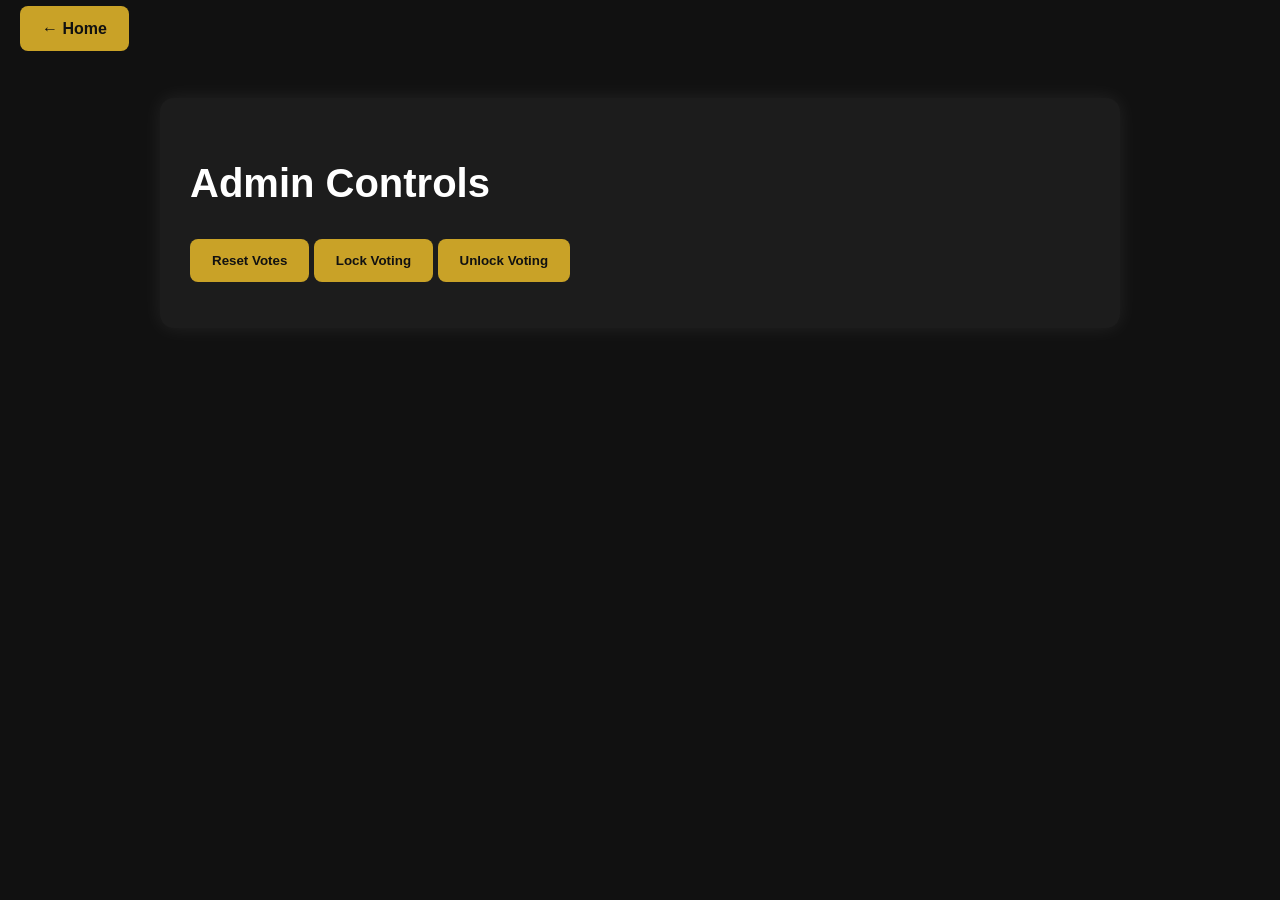
<file: hop-vs-stroll-portal/admin.html>
<!DOCTYPE html>
<html lang="en">
<head>
  <meta charset="UTF-8" />
  <meta name="viewport" content="width=device-width, initial-scale=1.0" />
  <title>Admin Voting Controls</title>
  <link rel="stylesheet" href="style.css" />
</head>
<body>
  <nav><a href="index.html">← Home</a></nav>

  <section class="card">
    <h1>Admin Controls</h1>
    <button onclick="resetVotes()">Reset Votes</button>
    <button onclick="lockVoting()">Lock Voting</button>
    <button onclick="unlockVoting()">Unlock Voting</button>
    <p id="adminMessage"></p>
  </section>

  <script src="script.js"></script>
</body>
</html>
</file>
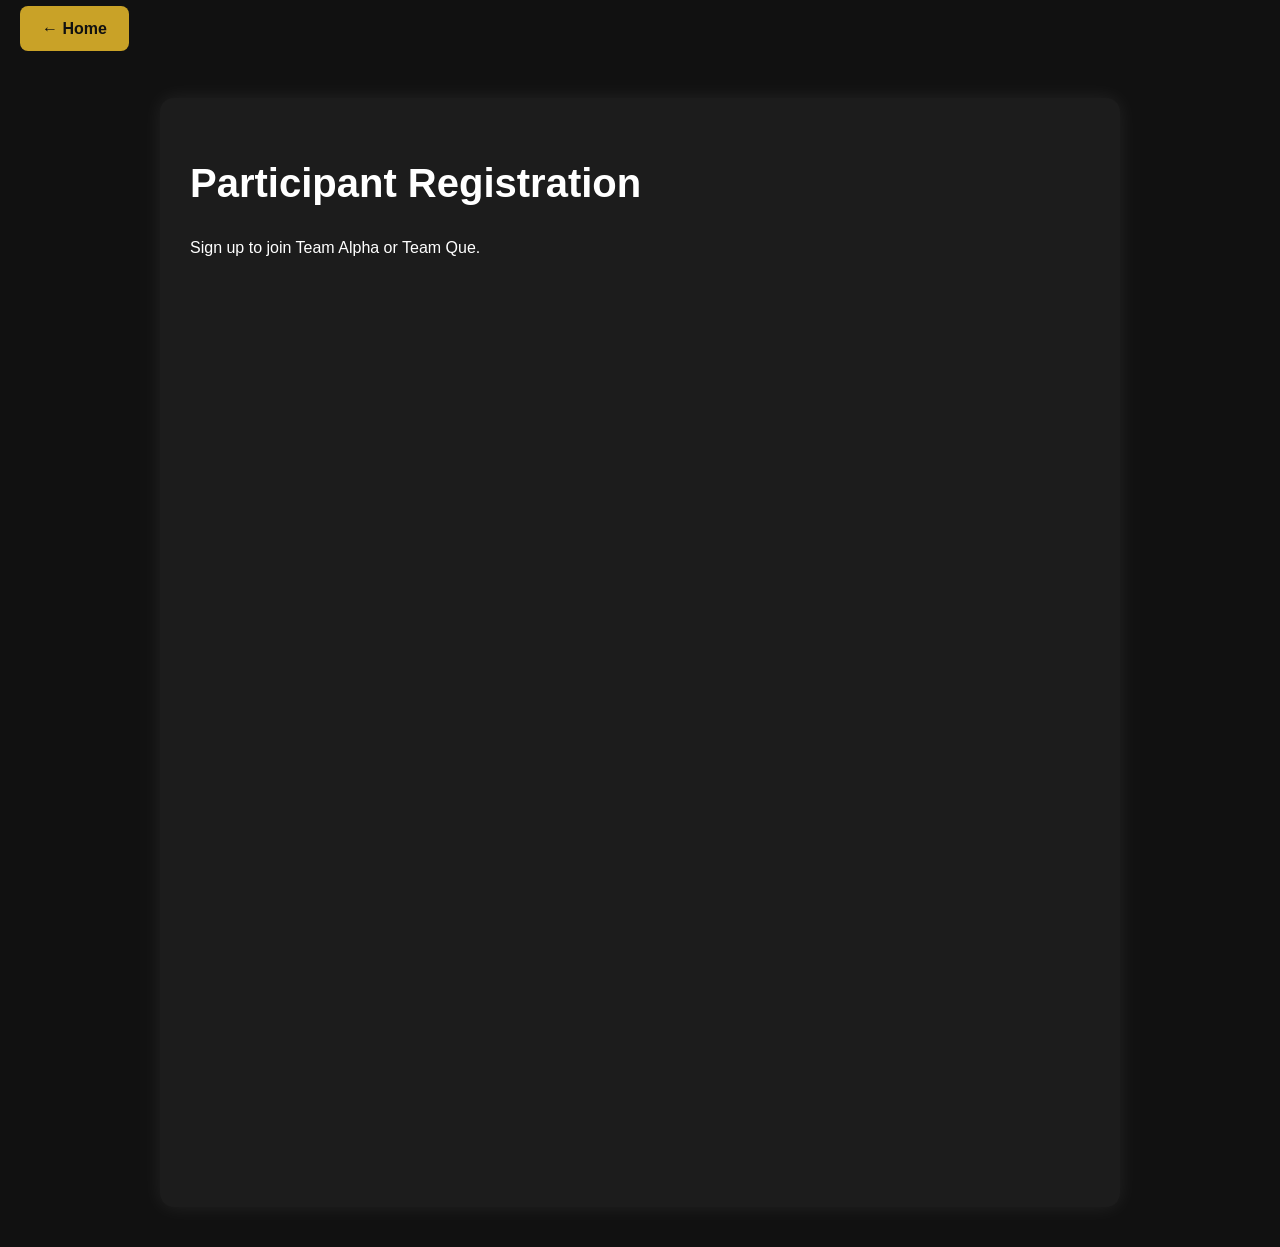
<file: hop-vs-stroll-portal/register.html>
<!DOCTYPE html>
<html lang="en">
<head>
  <meta charset="UTF-8" />
  <meta name="viewport" content="width=device-width, initial-scale=1.0" />
  <title>Register</title>
  <link rel="stylesheet" href="style.css" />
</head>
<body>
  <nav><a href="index.html">← Home</a></nav>

  <section class="card">
    <h1>Participant Registration</h1>
    <p>Sign up to join Team Alpha or Team Que.</p>

    <!-- Replace the src below with your Google Form embed link -->
    <iframe 
      src="https://docs.google.com/forms/d/e/1FAIpQLSc7L2txjB_-whqF5_YSXMqyL7S3g87IgJ88D4OVnNHnn6-frg/viewform"
      width="100%" 
      height="900" 
      frameborder="0">
      Loading…
    </iframe>
  </section>
</body>
</html>
</file>
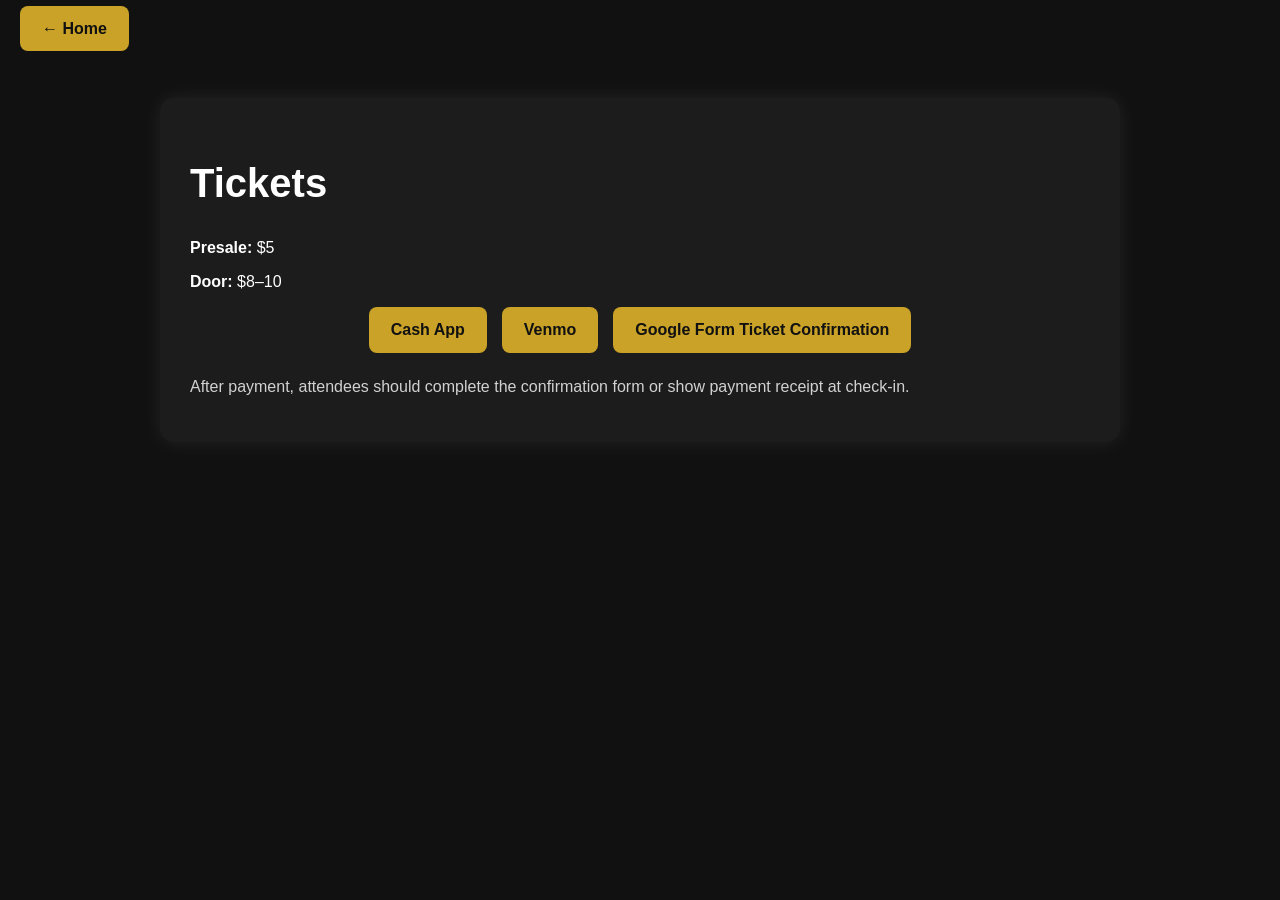
<file: hop-vs-stroll-portal/tickets.html>
<!DOCTYPE html>
<html lang="en">
<head>
  <meta charset="UTF-8" />
  <meta name="viewport" content="width=device-width, initial-scale=1.0" />
  <title>Tickets</title>
  <link rel="stylesheet" href="style.css" />
</head>
<body>
  <nav><a href="index.html">← Home</a></nav>

  <section class="card">
    <h1>Tickets</h1>
    <p><strong>Presale:</strong> $5</p>
    <p><strong>Door:</strong> $8–10</p>

    <div class="buttons">
      <a href="https://cash.app/$YOURCASHTAG" target="_blank">Cash App</a>
      <a href="https://venmo.com/YOURVENMO" target="_blank">Venmo</a>
      <a href="#" target="_blank">Google Form Ticket Confirmation</a>
    </div>

    <p class="note">After payment, attendees should complete the confirmation form or show payment receipt at check-in.</p>
  </section>
</body>
</html>
</file>
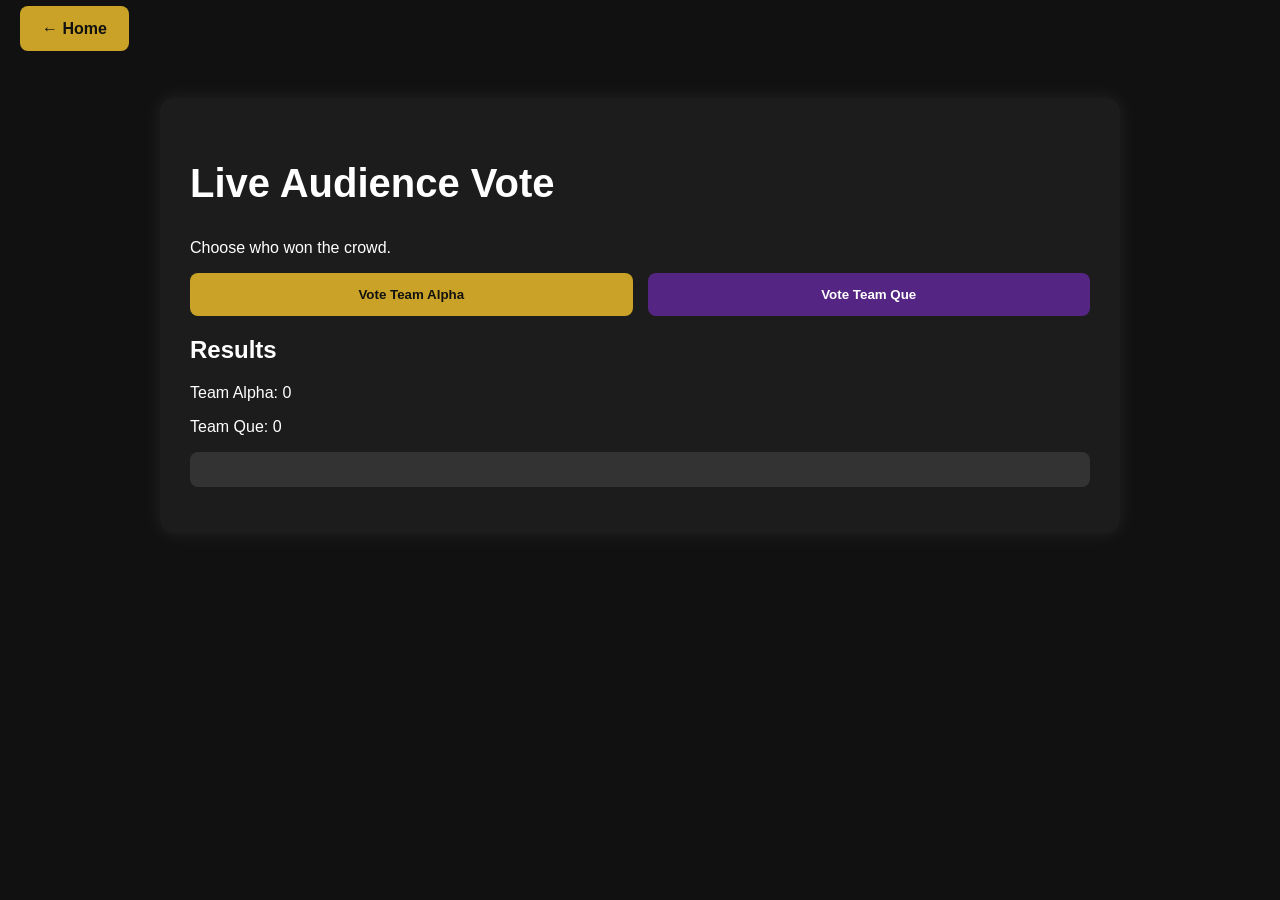
<file: hop-vs-stroll-portal/vote.html>
<!DOCTYPE html>
<html lang="en">
<head>
  <meta charset="UTF-8" />
  <meta name="viewport" content="width=device-width, initial-scale=1.0" />
  <title>Live Voting</title>
  <link rel="stylesheet" href="style.css" />
</head>
<body>
  <nav><a href="index.html">← Home</a></nav>

  <section class="card">
    <h1>Live Audience Vote</h1>
    <p>Choose who won the crowd.</p>

    <div class="vote-grid">
      <button onclick="vote('alpha')" class="alpha">Vote Team Alpha</button>
      <button onclick="vote('que')" class="que">Vote Team Que</button>
    </div>

    <h2>Results</h2>
    <p>Team Alpha: <span id="alphaVotes">0</span></p>
    <p>Team Que: <span id="queVotes">0</span></p>

    <div class="bar">
      <div id="alphaBar"></div>
      <div id="queBar"></div>
    </div>

    <p id="message"></p>
  </section>

  <script src="script.js"></script>
</body>
</html>
</file>
<file: style.css>
:root {
  --que-purple: #4a1d70;
  --que-purple-bright: #7b2cbf;
  --que-purple-soft: #9d4edd;

  --alpha-gold: #b38f00;
  --alpha-gold-bright: #fdb927;
  --alpha-gold-soft: #ffd166;

  --bg-primary: #090909;
  --bg-secondary: #111111;
  --surface: rgba(255, 255, 255, 0.06);
  --surface-strong: rgba(255, 255, 255, 0.09);

  --text-primary: #ffffff;
  --text-secondary: #c9c9c9;
  --text-muted: #8f8f8f;

  --border-soft: rgba(255, 255, 255, 0.12);
  --border-glow: rgba(255, 255, 255, 0.2);

  --shadow-lg: 0 30px 80px rgba(0, 0, 0, 0.5);
  --shadow-glow-purple: 0 0 40px rgba(123, 44, 191, 0.18);
  --shadow-glow-gold: 0 0 40px rgba(253, 185, 39, 0.16);

  --radius-lg: 24px;
  --radius-md: 16px;
  --radius-sm: 12px;
}

/* =========================
   Base
========================= */

* {
  box-sizing: border-box;
}

html {
  scroll-behavior: smooth;
}

body {
  margin: 0;
  min-height: 100vh;
  font-family: "Segoe UI", Inter, Roboto, Helvetica, Arial, sans-serif;
  background:
    radial-gradient(circle at 20% 10%, rgba(123, 44, 191, 0.12), transparent 30%),
    radial-gradient(circle at 80% 15%, rgba(253, 185, 39, 0.08), transparent 28%),
    linear-gradient(180deg, #0a0a0a 0%, #080808 100%);
  color: var(--text-primary);
  overflow-x: hidden;
  line-height: 1.6;
}

/* =========================
   Hero
========================= */

.hero {
  position: relative;
  min-height: 72vh;
  display: flex;
  flex-direction: column;
  justify-content: center;
  align-items: center;
  text-align: center;
  padding: 100px 24px 130px;
  isolation: isolate;
  overflow: hidden;

  background:
    linear-gradient(
      120deg,
      rgba(74, 29, 112, 0.92) 0%,
      rgba(74, 29, 112, 0.78) 44%,
      rgba(179, 143, 0, 0.65) 100%
    );
}

/* Soft depth layer */
.hero::before {
  content: "";
  position: absolute;
  inset: 0;
  z-index: -2;
  background:
    radial-gradient(circle at 25% 30%, rgba(157, 78, 221, 0.26), transparent 32%),
    radial-gradient(circle at 75% 35%, rgba(253, 185, 39, 0.2), transparent 28%);
}

/* Elegant glass/metal overlay */
.hero::after {
  content: "";
  position: absolute;
  inset: 0;
  z-index: -1;
  background:
    linear-gradient(
      180deg,
      rgba(255, 255, 255, 0.03),
      rgba(0, 0, 0, 0.14)
    );
  box-shadow:
    inset 0 -100px 120px rgba(0, 0, 0, 0.35),
    inset 0 0 120px rgba(0, 0, 0, 0.2);
}

.hero h1 {
  max-width: 900px;
  margin: 0 0 20px;
  font-size: clamp(2.6rem, 7vw, 5.8rem);
  font-weight: 900;
  text-transform: uppercase;
  letter-spacing: -0.04em;
  line-height: 0.95;

  background: linear-gradient(
    180deg,
    #ffffff 0%,
    #e9e9e9 45%,
    #bfbfbf 100%
  );

  -webkit-background-clip: text;
  background-clip: text;
  color: transparent;

  text-shadow:
    0 8px 30px rgba(0, 0, 0, 0.3);
}

.hero p {
  max-width: 700px;
  margin: 0;
  color: rgba(255, 255, 255, 0.8);
  font-size: clamp(1rem, 2vw, 1.2rem);
}

/* =========================
   Main Glass Card
========================= */

.card {
  width: min(92%, 820px);
  margin: -80px auto 50px;
  padding: 38px;
  position: relative;
  z-index: 10;

  background:
    linear-gradient(
      145deg,
      rgba(255, 255, 255, 0.085),
      rgba(255, 255, 255, 0.025)
    );

  backdrop-filter: blur(22px);
  -webkit-backdrop-filter: blur(22px);

  border: 1px solid var(--border-soft);
  border-radius: var(--radius-lg);

  box-shadow:
    var(--shadow-lg),
    0 0 0 1px rgba(255, 255, 255, 0.02),
    var(--shadow-glow-purple),
    var(--shadow-glow-gold);
}

/* subtle top highlight */
.card::before {
  content: "";
  position: absolute;
  top: 0;
  left: 8%;
  width: 84%;
  height: 1px;
  background: linear-gradient(
    90deg,
    transparent,
    rgba(255, 255, 255, 0.65),
    transparent
  );
}

.card h2,
.card h3 {
  margin-top: 0;
  color: var(--text-primary);
}

.card p {
  color: var(--text-secondary);
}

/* =========================
   Buttons
========================= */

.buttons {
  display: flex;
  flex-wrap: wrap;
  justify-content: center;
  gap: 14px;
  margin-top: 28px;
}

a,
button {
  appearance: none;
  border: 0;
  outline: none;

  position: relative;
  display: inline-flex;
  justify-content: center;
  align-items: center;

  min-width: 190px;
  min-height: 54px;

  padding: 15px 24px;

  font-size: 0.95rem;
  font-weight: 800;
  letter-spacing: 0.04em;
  text-transform: uppercase;

  color: #fff;
  text-decoration: none;

  border-radius: var(--radius-sm);
  border: 1px solid var(--border-soft);

  cursor: pointer;
  overflow: hidden;

  transition:
    transform 0.25s ease,
    box-shadow 0.25s ease,
    border-color 0.25s ease,
    filter 0.25s ease;
}

/* soft light sweep */
a::before,
button::before {
  content: "";
  position: absolute;
  inset: 0;
  background: linear-gradient(
    120deg,
    transparent 20%,
    rgba(255, 255, 255, 0.14) 50%,
    transparent 80%
  );
  transform: translateX(-130%);
  transition: transform 0.55s ease;
}

a:hover::before,
button:hover::before {
  transform: translateX(130%);
}

a:hover,
button:hover {
  transform: translateY(-3px);
  filter: brightness(1.08);
}

a:active,
button:active {
  transform: translateY(-1px) scale(0.99);
}

button span,
a span {
  position: relative;
  z-index: 1;
}

/* Purple action */
.register-btn {
  background:
    linear-gradient(
      135deg,
      #35114f,
      var(--que-purple),
      var(--que-purple-bright)
    );

  box-shadow:
    0 10px 30px rgba(74, 29, 112, 0.3);
}

.register-btn:hover {
  border-color: rgba(157, 78, 221, 0.55);
  box-shadow:
    0 14px 40px rgba(123, 44, 191, 0.38);
}

/* Gold action */
.ticket-btn {
  color: #141414;

  background:
    linear-gradient(
      135deg,
      #8e7200,
      var(--alpha-gold),
      var(--alpha-gold-bright)
    );

  box-shadow:
    0 10px 30px rgba(179, 143, 0, 0.25);
}

.ticket-btn:hover {
  border-color: rgba(255, 209, 102, 0.65);
  box-shadow:
    0 14px 40px rgba(253, 185, 39, 0.32);
}

/* Neutral action */
.vote-btn {
  background:
    linear-gradient(
      135deg,
      #1e1e1e,
      #2c2c2c
    );

  box-shadow:
    0 10px 30px rgba(0, 0, 0, 0.35);
}

.vote-btn:hover {
  border-color: rgba(255, 255, 255, 0.3);
}

/* =========================
   Vote Section
========================= */

.vote-grid {
  margin-top: 42px;
  display: grid;
  gap: 22px;
}

.vote-item {
  display: grid;
  gap: 10px;
}

.vote-label {
  display: flex;
  justify-content: space-between;
  align-items: center;

  font-size: 0.9rem;
  font-weight: 700;
  color: var(--text-secondary);
}

/* Progress track */
.bar-container {
  position: relative;
  height: 12px;
  overflow: hidden;

  background:
    rgba(255, 255, 255, 0.06);

  border: 1px solid rgba(255, 255, 255, 0.08);
  border-radius: 999px;

  box-shadow:
    inset 0 1px 4px rgba(0, 0, 0, 0.45);
}

/* Purple bar */
#queBar {
  height: 100%;
  border-radius: inherit;

  background:
    linear-gradient(
      90deg,
      var(--que-purple),
      var(--que-purple-bright),
      var(--que-purple-soft)
    );

  box-shadow:
    0 0 18px rgba(123, 44, 191, 0.4);

  transition: width 0.5s ease;
}

/* Gold bar */
#alphaBar {
  height: 100%;
  border-radius: inherit;

  background:
    linear-gradient(
      90deg,
      var(--alpha-gold),
      var(--alpha-gold-bright),
      var(--alpha-gold-soft)
    );

  box-shadow:
    0 0 18px rgba(253, 185, 39, 0.38);

  transition: width 0.5s ease;
}

/* =========================
   Optional Content Sections
========================= */

section {
  width: min(92%, 1100px);
  margin: 0 auto;
}

.section-title {
  margin-bottom: 12px;

  font-size: clamp(1.8rem, 4vw, 3rem);
  font-weight: 800;
  letter-spacing: -0.03em;
}

.section-subtitle {
  max-width: 650px;
  color: var(--text-muted);
}

/* =========================
   Accessibility
========================= */

a:focus-visible,
button:focus-visible {
  outline: 3px solid var(--alpha-gold-bright);
  outline-offset: 4px;
}

/* =========================
   Responsive
========================= */

@media (max-width: 768px) {
  .hero {
    min-height: 64vh;
    padding: 80px 20px 110px;
  }

  .hero h1 {
    font-size: clamp(2.4rem, 12vw, 4rem);
  }

  .card {
    margin-top: -60px;
    padding: 28px 22px;
    border-radius: 20px;
  }

  .buttons {
    flex-direction: column;
    align-items: stretch;
  }

  a,
  button {
    width: 100%;
    max-width: none;
  }
}

@media (max-width: 480px) {
  .hero {
    min-height: 58vh;
  }

  .card {
    width: calc(100% - 24px);
    padding: 24px 18px;
  }

  .hero p {
    font-size: 0.95rem;
  }
}

/* Respect reduced motion preferences */
@media (prefers-reduced-motion: reduce) {
  *,
  *::before,
  *::after {
    scroll-behavior: auto !important;
    transition-duration: 0.01ms !important;
    animation-duration: 0.01ms !important;
    animation-iteration-count: 1 !important;
  }
}
/* =========================
   Mobile page spacing fix
========================= */

nav {
  position: relative;
  z-index: 20;
  width: min(92%, 1100px);
  margin: 20px auto 0;
}

nav a {
  width: auto;
  min-width: 0;
  max-width: none;
  padding: 10px 16px;
}

/* Prevent cards from overlapping the back button */
body > .card,
main > .card {
  margin-top: 30px;
}

@media (max-width: 600px) {
  nav {
    margin-top: 14px;
    margin-bottom: 18px;
  }

  body > .card,
  main > .card {
    margin-top: 18px;
  }

  .card {
    width: calc(100% - 24px);
  }
}
</file>
<file: hop-vs-stroll-portal/style.css>
body {
  margin: 0;
  font-family: Arial, sans-serif;
  background: #111;
  color: white;
}

.hero {
  text-align: center;
  padding: 90px 20px;
  background: linear-gradient(135deg, #552583, #000, #c9a227);
}

h1 {
  font-size: 2.5rem;
}

.card {
  max-width: 900px;
  margin: 40px auto;
  padding: 30px;
  background: #1c1c1c;
  border-radius: 14px;
  box-shadow: 0 0 20px rgba(255,255,255,0.08);
}

.buttons {
  display: flex;
  flex-wrap: wrap;
  gap: 15px;
  justify-content: center;
}

a, button {
  background: #c9a227;
  color: #111;
  padding: 14px 22px;
  border-radius: 8px;
  text-decoration: none;
  font-weight: bold;
  border: none;
  cursor: pointer;
}

nav {
  padding: 20px;
}

.vote-grid {
  display: grid;
  grid-template-columns: 1fr 1fr;
  gap: 15px;
}

.alpha {
  background: #c9a227;
}

.que {
  background: #552583;
  color: white;
}

.bar {
  display: flex;
  height: 35px;
  background: #333;
  border-radius: 8px;
  overflow: hidden;
}

#alphaBar {
  background: #c9a227;
  width: 50%;
}

#queBar {
  background: #552583;
  width: 50%;
}

.note {
  margin-top: 25px;
  opacity: 0.8;
}

@media (max-width: 700px) {
  .vote-grid {
    grid-template-columns: 1fr;
  }

  h1 {
    font-size: 2rem;
  }
}
</file>
